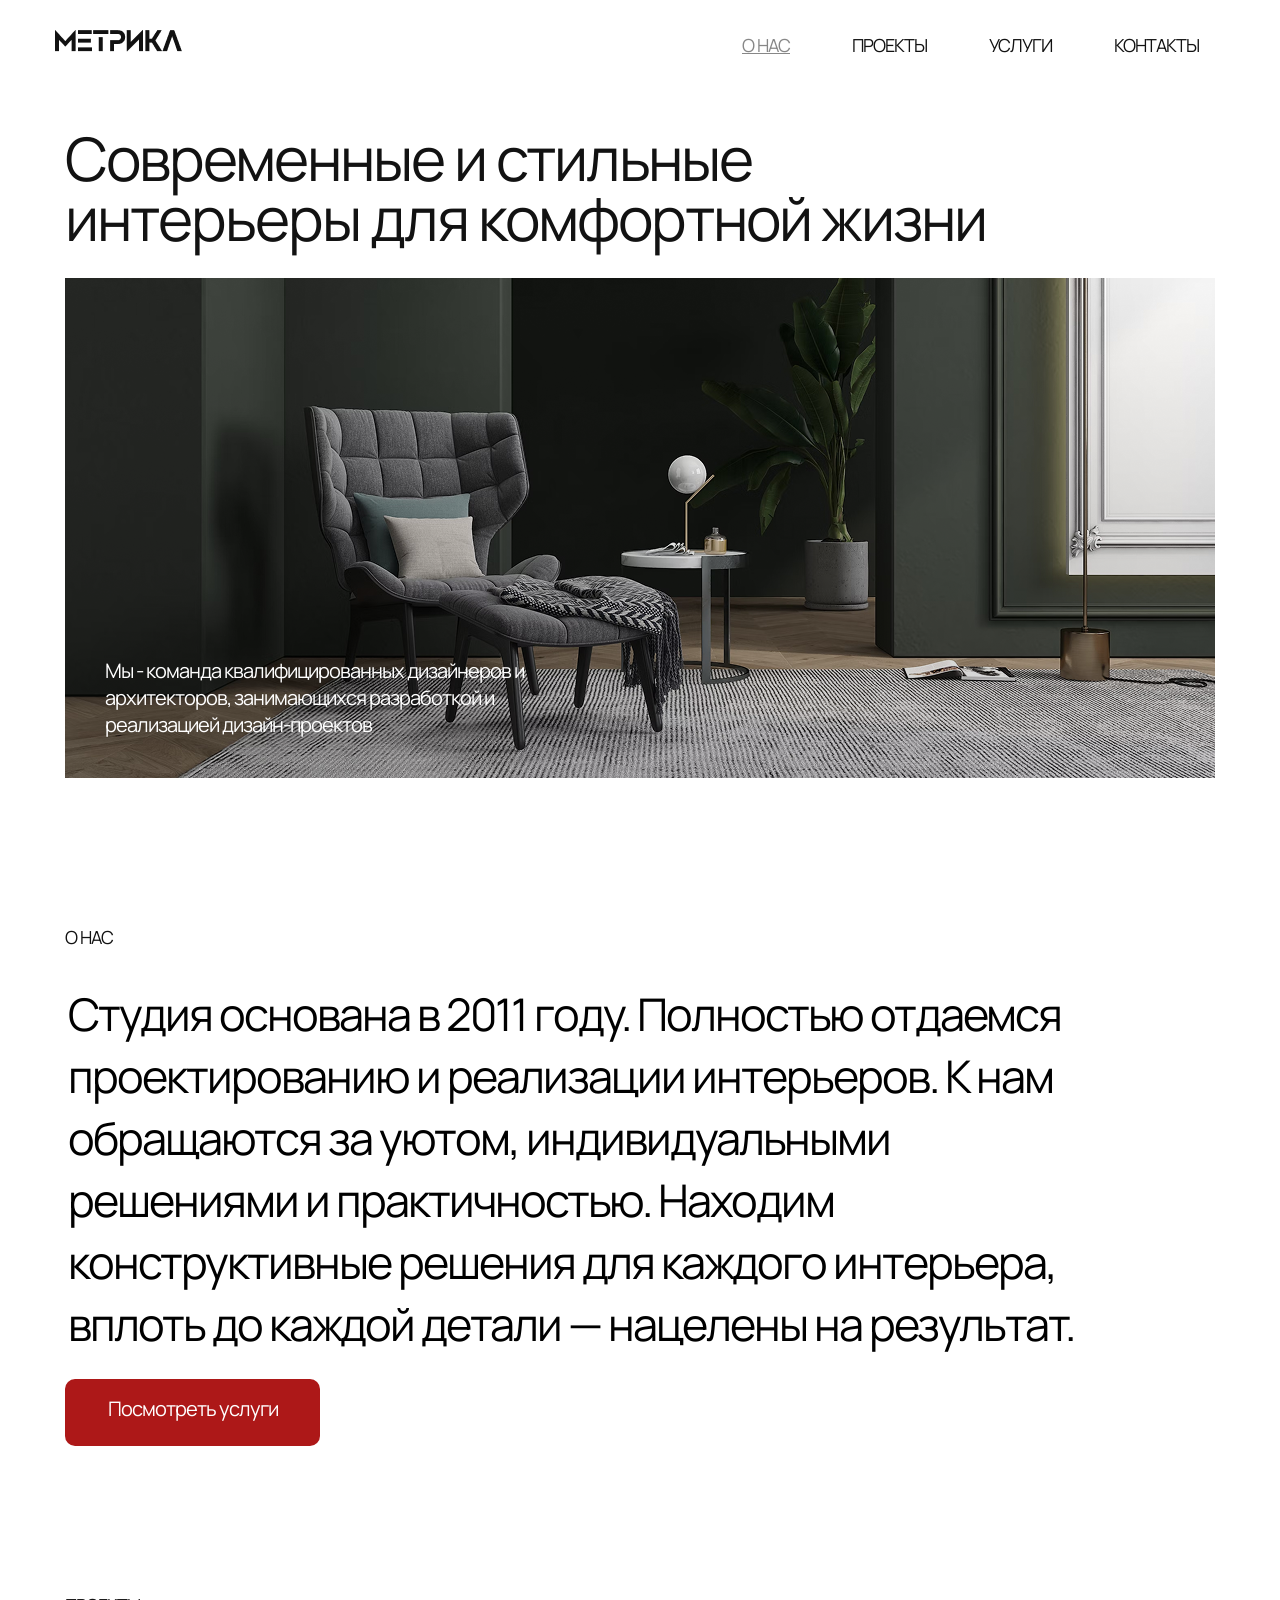
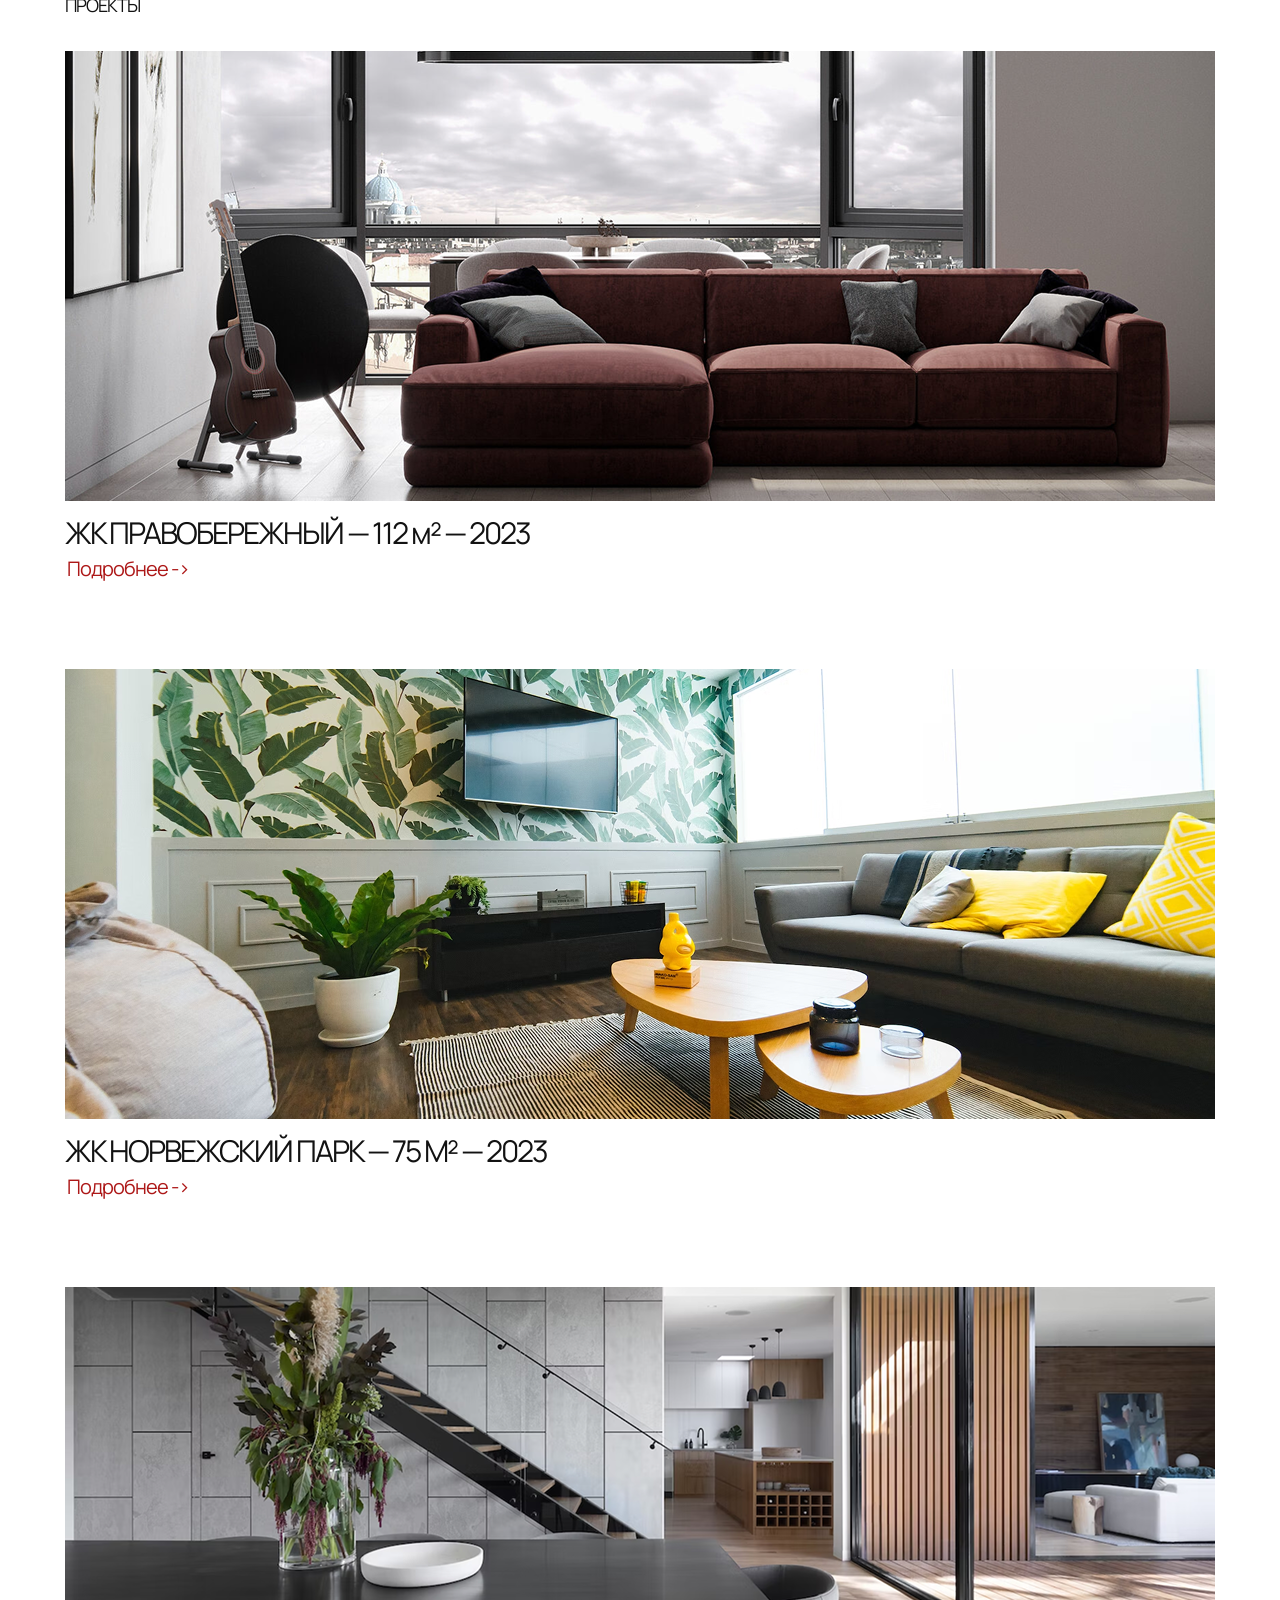
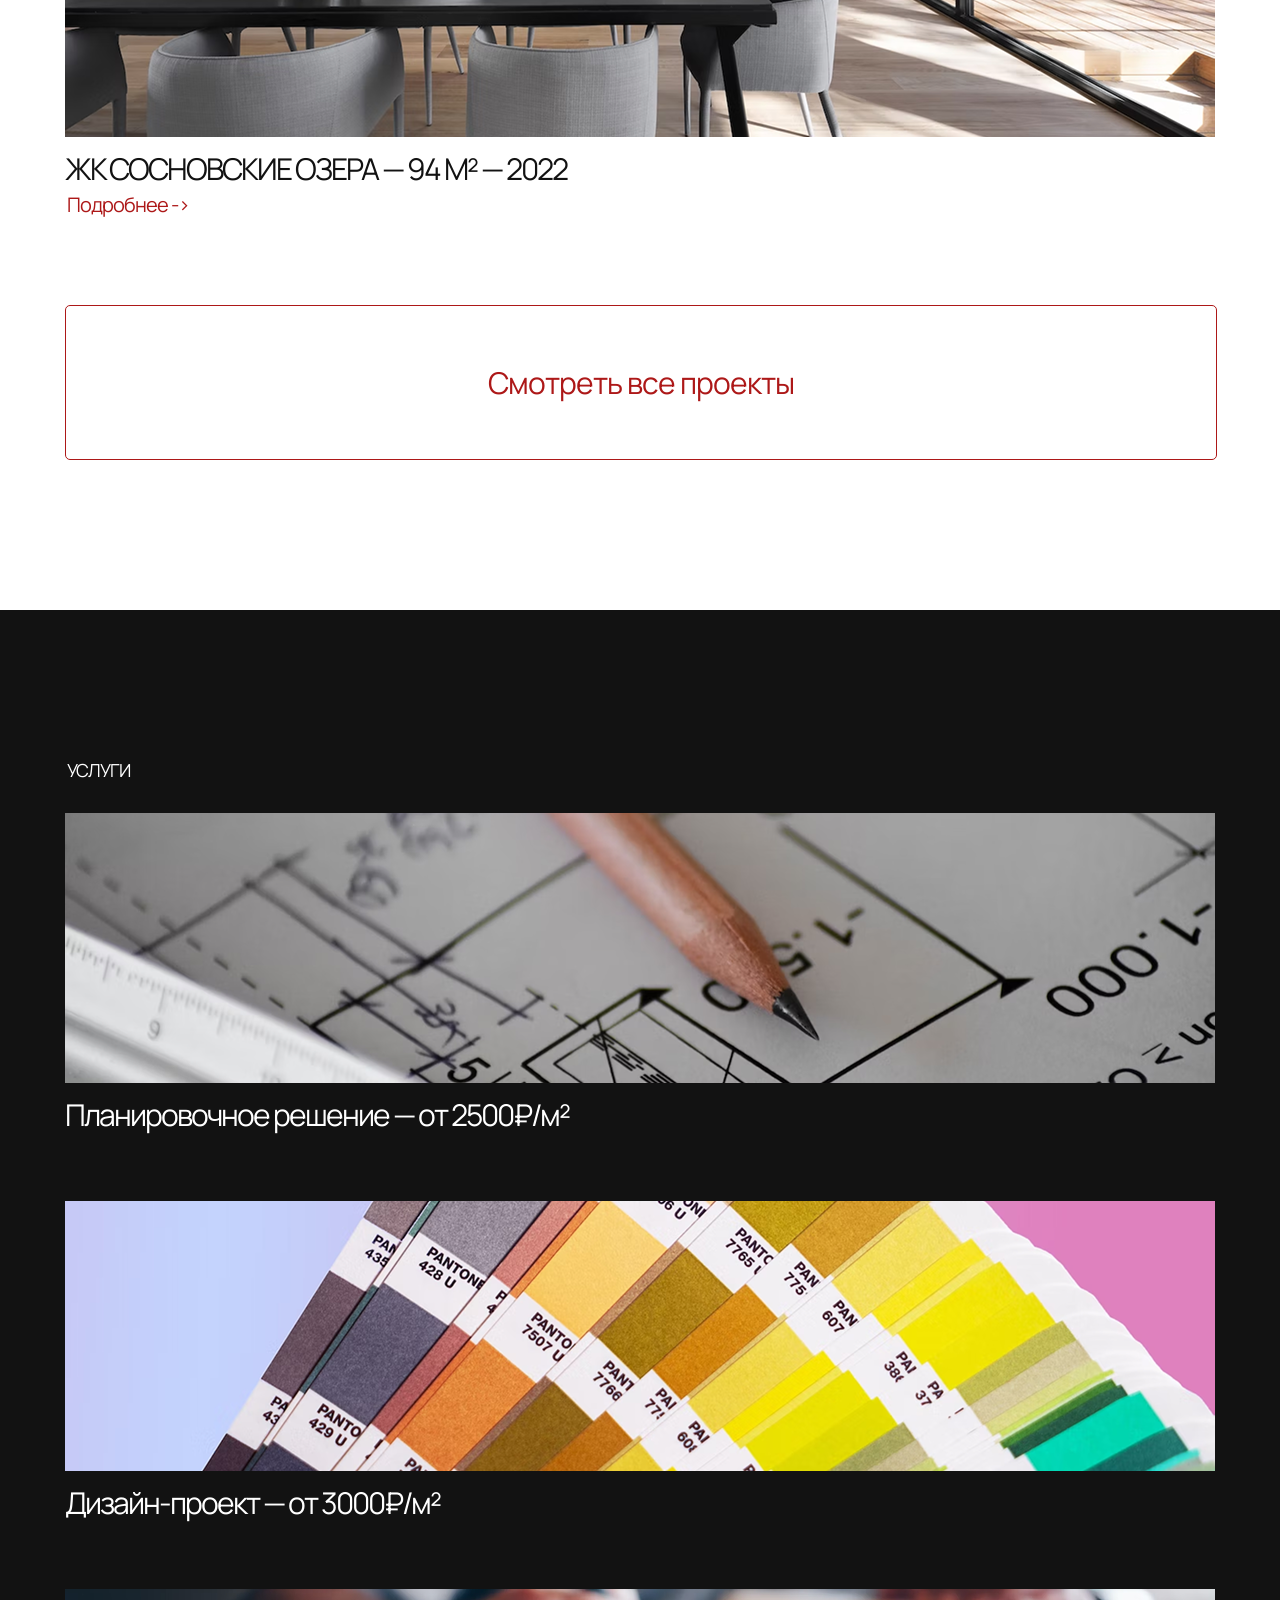
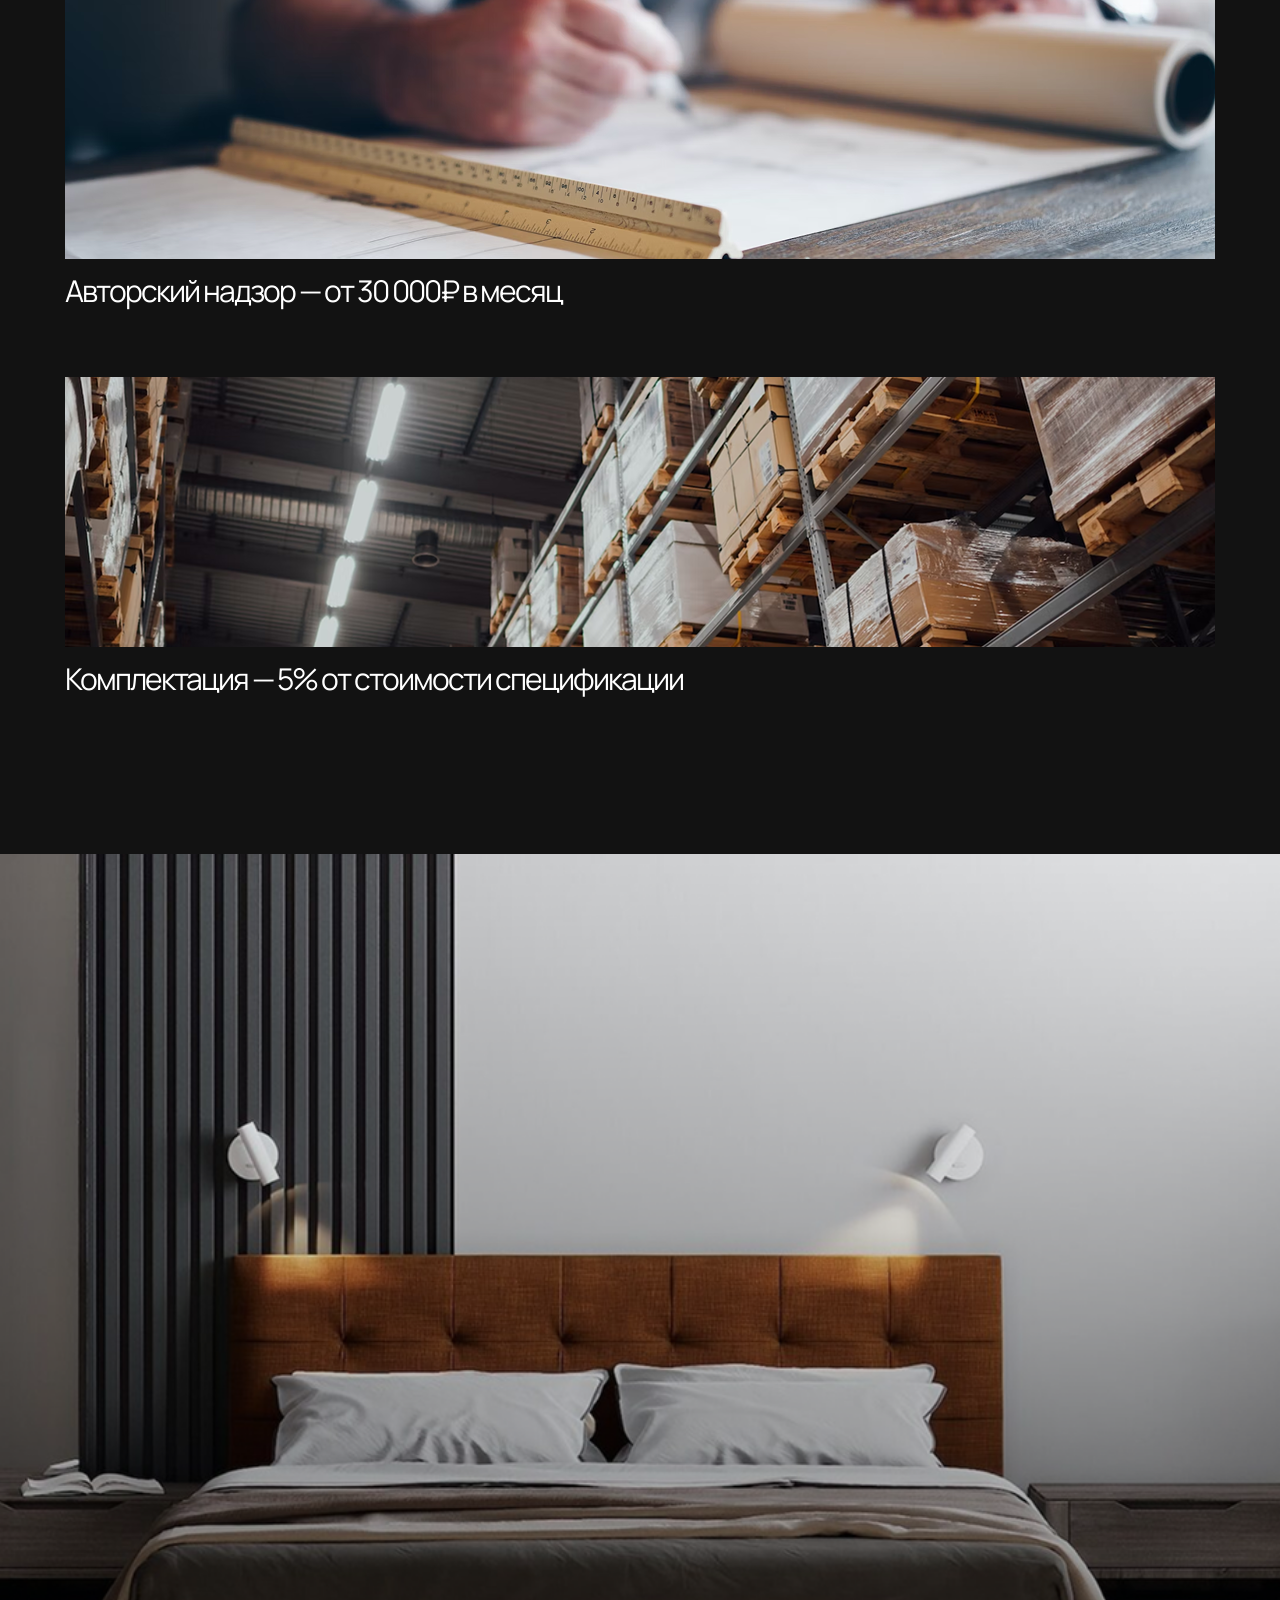
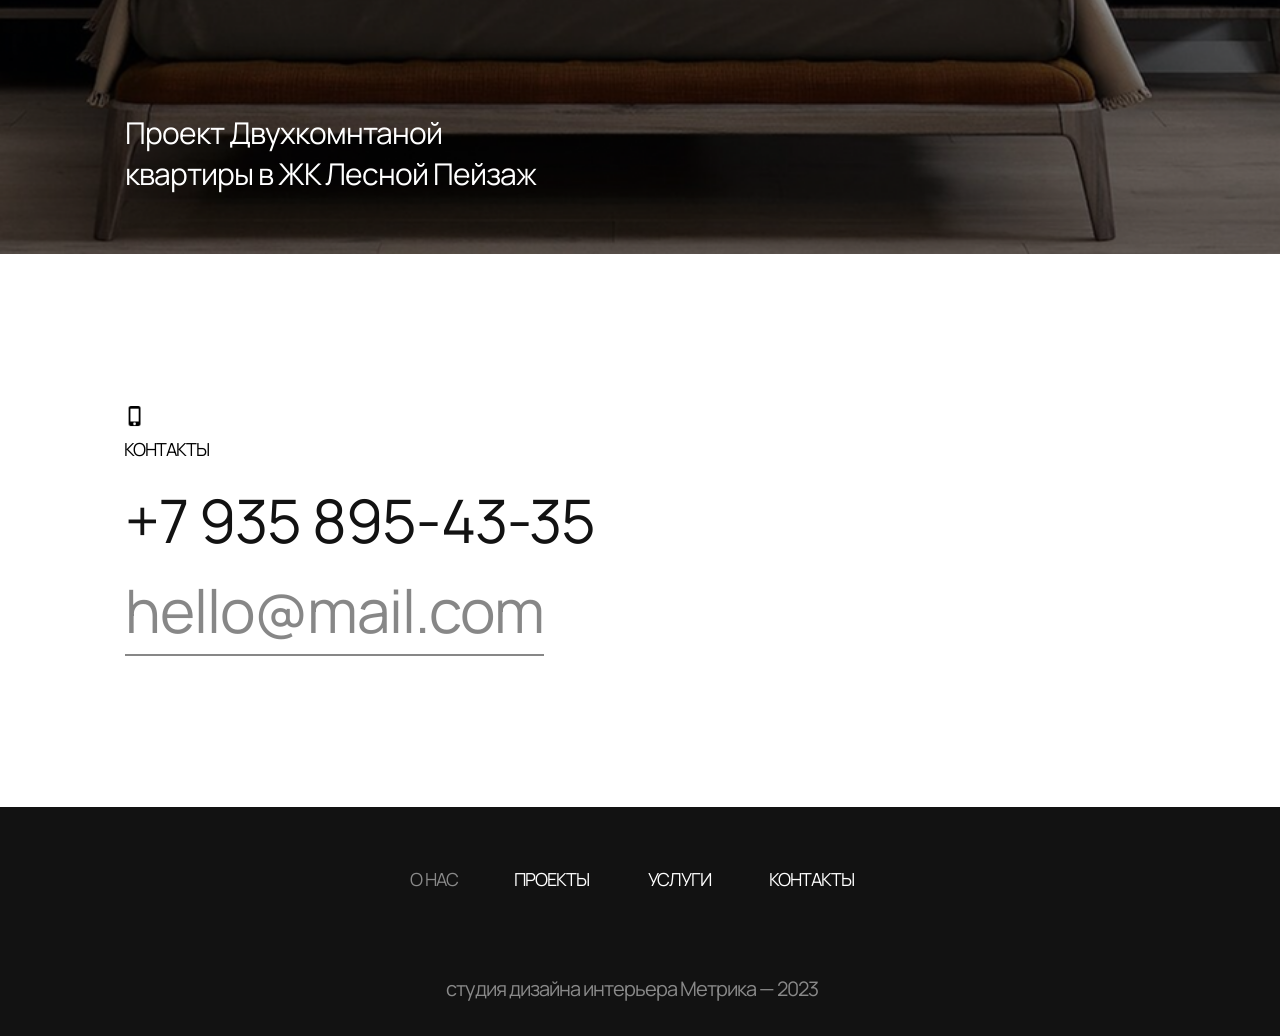
<file: index.html>
<!DOCTYPE html>
<html lang="en">
    <head>
        <meta charset="UTF-8">

        <link rel="stylesheet" href="styles.css/reset.css">
        <link rel="preconnect" href="https://fonts.googleapis.com">
        <link rel="preconnect" href="https://fonts.gstatic.com" crossorigin>
        <link href="https://fonts.googleapis.com/css2?family=Manrope:wght@200..800&display=swap" rel="stylesheet">
        <link rel="stylesheet" href="styles.css/styles.css">

        <title>Document</title>
    </head>

    <body>
        
        <div class="info">
            <div class="logo_a">
                <img src="resorces/Метрика.png" alt="МЕТРИКА" class="logo">
                <div class="div_info_a">
                    <a href="" class="info_a active_info_a" >О НАС</a>
                    <a href="#projects" class="info_a">ПРОЕКТЫ</a>
                    <a href="#services" class="info_a">УСЛУГИ</a>
                    <a href="#contacts" class="info_a">КОНТАКТЫ</a>
                </div>
            </div>
        </div>

        <div class="main_div">
            <div class="div1">
                <h1>Современные и стильные интерьеры для комфортной жизни</h1>
                <div class="photo_with_text">
                    <p class="text_inside_photo">Мы - команда квалифицированных дизайнеров и архитекторов, занимающихся разработкой и реализацией дизайн-проектов</p>
                </div>
            </div>

            <div class="div2" id="about_us">
                <h2 class="info_us">О НАС</h2>
                <p class="info_us_p">Студия основана в 2011 году. Полностью отдаемся проектированию и реализации интерьеров. К нам обращаются за уютом, индивидуальными решениями и практичностью. Находим конструктивные решения для каждого интерьера, вплоть до каждой детали — нацелены на результат.</p>
                <a href="#services" class="button_chek_services">Посмотреть услуги</a>
            </div>

            <div id="projects" class="div3">
                <h2 class="item_text-wrapper">ПРОЕКТЫ</h2>
                <div class="item_project">
                    <img src="resorces/проект 1.png" alt="" class="project_1">
                    <p>ЖК ПРАВОБЕРЕЖНЫЙ — 112 м² — 2023</p>
                    <a href="">Подробнее -></a>
                </div>
                <div class="item_project">
                    <img src="resorces/проект 2.png" alt="" class="project_1">
                    <p>ЖК НОРВЕЖСКИЙ ПАРК — 75 М² — 2023</p>
                    <a href="">Подробнее -></a>
                </div>
                <div class="item_project">
                    <img src="resorces/проект 3.png" alt="" class="project_1">
                    <p>ЖК СОСНОВСКИЕ ОЗЕРА — 94 М² — 2022</p>
                    <a href="">Подробнее -></a>
                </div>
                <a href="#projects" class="check_all_project">Смотреть все проекты</a>
            </div>
        </div>
        
        <div id="services" class="main_div_2">
            <div class="div4">
                <h2>УСЛУГИ</h2>
                <div class="item_services">
                    <img src="resorces/services_1.png" alt="">
                    <p>Планировочное решение — от 2500₽/м²</p>
                </div>
                <div class="item_services">
                    <img src="resorces/services_2.png" alt="">
                    <p>Дизайн-проект — от 3000₽/м²</p>
                </div>
                <div class="item_services">
                    <img src="resorces/services_3.png" alt="">
                    <p>Авторский надзор — от 30 000₽ в месяц</p>
                </div>
                <div class="item_services">
                    <img src="resorces/services_4.png" alt="">
                    <p>Комплектация — 5% от стоимости спецификации</p>
                </div>
            </div>
        </div>

        <div class="main_double_room_div">
            <div class="double_room">
                <div class="double_room_text">
                    <p>Проект  Двухкомнтаной квартиры в ЖК Лесной Пейзаж</p>
                </div>
            </div>
        </div>

        <div id="contacts" class="info_phone_mail">
            <div class="contact">
                <h2>КОНТАКТЫ</h2>
                <p class="contact_tel">
                    <a href="tel:+79358954335" >+7 935 895-43-35</a>
                <p>
                <p class="contact_mail">
                    <a href="mailto:hello@mail.com">hello@mail.com</a>
                </p>
            </div>
        </div>

        <div class="footer">
            <div class="info_navigation">
                <a href="#about_us" class="info_navigation_about info_hover">О НАС</a>
                <a href="#projects" class="info_navigation_projects info_hover">ПРОЕКТЫ</a>
                <a href="#services" class="info_navigation_services info_hover">УСЛУГИ</a>
                <a href="#contacts" class="info_navigation_contacts info_hover">КОНТАКТЫ</a>
            </div>
            <p class="footer_text">студия дизайна интерьера Метрика — 2023</p>
        </div>
        
    </body>
</html>
</file>
<file: styles.css/styles.css>
html {
    scroll-behavior: smooth;
}

body {
    font-family: "Manrope";
    font-weight: 400px;
    font-style: normal;
    background-color: #fff;
    height: 7200px;
    letter-spacing: -1px;
}

.div {
    width: 100%;
}

.main_div {
    width: 1150px;
    margin: 70px auto;
}

p {
    font-weight: 400;
}

h1 {
    width: 956px;
    height: 120px;
    font-size: 60px;
    line-height: 60px;
    font-weight: 400;
    color: #121212;
    letter-spacing: -2px;
}

h2 {
    font-weight: 400;
}

.photo_with_text {
    margin-top: 30px;
    width: 1150px;
    height: 500px;
    background-image: url(../resorces/Rectangle\ 1.png);
}

.text_inside_photo {
    width: 430px;
    height: 81px;
    font-size: 20px;
    line-height: normal;  
    font-weight: 400;
    color: #FFF;
    padding: 379px 680px 40px 40px;
}

.div2 {
    width: 1051px;
    height: 518px;
    margin-top: 150px;
}

.info_us {
    width: 51px;
    height: 25px;
    color: #121212;
    font-size: 18px;

}

.info_us_p {
    width: 1048px;
    height: 366px;
    font-size: 45px;
    line-height: normal;
    margin: 30px 0 0 3px;
    letter-spacing: -2px;
}

.button_chek_services {
    display: block;
    box-sizing: border-box;
    color: #FFF;
    background-color: #AD1818;
    border-radius: 10px;
    width: 255px;
    height: 67px;
    margin-top: 30px;
    cursor: pointer;
    font-size: 20px;
    line-height: 100%;
    text-decoration: none;
    text-align: center;
    padding-top: 20px;
}

.button_chek_services:hover {
    border-radius: 15px;
}

.item_text-wrapper {
    margin-top: 150px;
    font-size: 18px;
    height: 25px;
    line-height: 100%;
    color: #121212;
}

.item_project {
    margin-top: 30px;
    margin-bottom: 90px;
}

.project_1 {
    width: 100%;
    height: 450px;
}


.item_project p {
    margin-top: 15px;
    height: 41px;
    font-size: 30px;
    line-height: 100%;
    color: #121212;
    letter-spacing: -2px;
}
.item_project a {
    margin-top: 15px;
    margin-left: 2px;
    font-size: 20px;
    line-height: 100%;
    color: #AD1818;
    text-decoration: none;
}


.div3 .check_all_project {
    display: block;
    text-decoration: none;
    font-size: 30px;
    line-height: 153px;
    color: #AD1818;
    border: 1px solid;
    height: 153px;
    width: 100%;
    text-align: center;
    border-radius: 5px;
}

.div3 .check_all_project:hover {
    background-color: #AD1818;
    color: #fff;
}

.main_div_2 {
    margin-top: 150px;
    background-color: #121212;
    height: 1844px;
    width: 100%;
}

.div4 {
    width: 1150px;
    padding-top: 151px;
    margin: 0 auto;
}

.div4 h2 {
    padding-left: 2px;
    margin-bottom: 34px;
    color: #fff;
    font-size: 18px;
    line-height: 100%;
}

.item_services {
    margin-bottom: 60px;
}

.item_services p {
    padding-top: 15px;
    color: #fff;
    font-size: 30px;
    line-height: 100%;
    height: 41px;
    letter-spacing: -2px;
}

.item_services {
    margin-bottom: 60px;
}

.item_services p {
    padding-top: 15px;
    color: #fff;
    font-size: 30px;
    line-height: 100%;
    height: 41px;
}

.info {
    height: 58px;
    width: 100%;
}

.logo_a {
    min-height: 1150px;
    margin: 0 auto;
    height: 25px;
    width: 1170px;
    padding-top: 30px;
}

.logo {
    width: 127px;
    height: 22px;
    margin-right: 558px;
}

.div_info_a {
    display: inline-block;
}


.info_a {
    display: inline-block;
    margin-right: 60px;
    text-decoration: none;

    font-size: 18px;
    line-height: 100%;
    color: #121212;
}

.info_a:hover,
.active_info_a {
    opacity: 0.5;
    text-decoration: underline;
}
.info_a:nth-last-child(1) {
    margin-right: 0px;
}

.main_double_room_div {
    width: 100%;
    height: 1000px;
    margin-bottom: 186px;
}

.double_room {
    height: 100%;
    width: 100%;
    background-image: url(../resorces/проект_комнаты.png);
    background-size: cover;
    background-position: 50%;
    padding-top: 858px;
    padding-left: 125px;
    box-sizing: border-box;
}

.double_room_text{
    width: 443px;
    height: 82px;
    font-size: 30px;
    line-height: normal;
    color: #fff;
    letter-spacing: -1px;
}

.info_phone_mail {
    height: 367px;
}

.contact {
    position: relative;
    padding-left: 124px;

    height: 217px;
    width: 473px;

}

.contact h2 {
    font-size: 18px;
    line-height: 100%;
}

.contact:before {
    position: absolute;
    content: '';
    display: block;
    width: 22px;
    height: 22px;
    bottom: calc(100% + 13px);

    background-image: url(../resorces/иконка_phone.png);
    background-size: cover;
    background-position: 50%;
}

.contact_tel {
    margin-top: 32px;
    margin-left: 1px;
    width: 472px;
    height: 60px;


}

.contact_tel a {
    color: #121212;
    text-decoration: none;
    font-size: 60px;
    line-height: 60px;
}

.contact_mail {
    margin-top: 30px;
    margin-left: 1px;
    width: 412px;
    height: 60px;
}

.contact_mail a {
    color: #121212;
    text-decoration: none;
    opacity: 0.5;
    font-size: 60px;
    line-height: 60px;
    border-bottom: 2px solid #121212;
    padding-bottom: 3px;

}


.footer {
    height: 229px;
    width: 100%;
    background-color: #121212;
}

.info_navigation {
    padding-top: 60px;
    margin: 0 auto;
    width: 460px;
    height: 25px;

    font-size: 18px;
    line-height: normal;
}
.info_navigation_about {
    margin-right: 53px;
    width: 51px;
    height: 25px;
    opacity: 0.5;
    color: #fff;
    text-decoration: none;
}
.info_navigation_projects {
    margin-right: 56px;
    width: 79px;
    height: 25px;
    color: #fff;
    text-decoration: none;
}

.info_navigation_services {
    margin-right: 55px;
    width: 66px;
    height: 25px;
    color: #fff;
    text-decoration: none;
}

.info_navigation_contacts {
    width: 90px;
    height: 25px;
    color: #fff;
    text-decoration: none;
}

.info_hover:hover {
    opacity: 0.5;
    text-decoration: underline;
}


.footer_text {
    display: block;
    width: 389px;
    height: 25px;
    font-size: 20px;
    line-height: 100%;
    color: #fff;
    opacity: 0.5;
    padding-top: 87px;
    margin: 0 auto;
}
</file>
